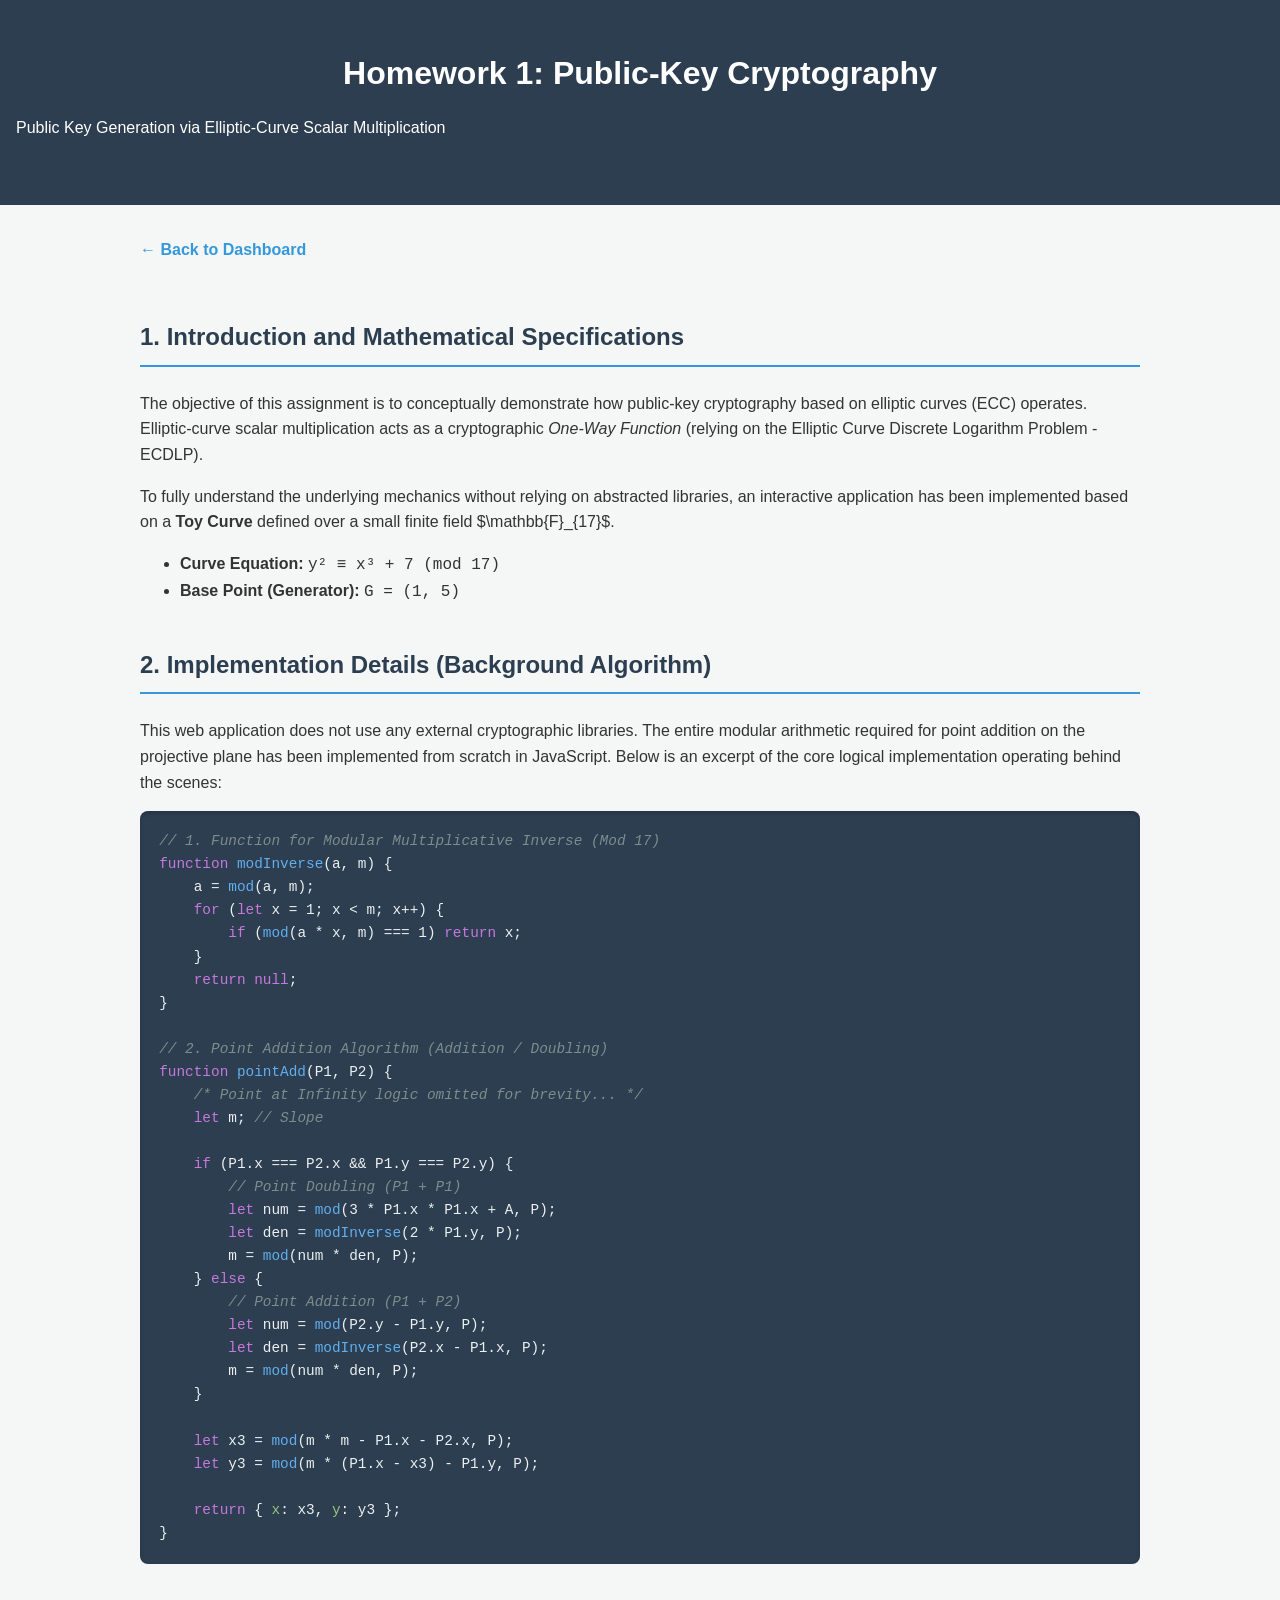
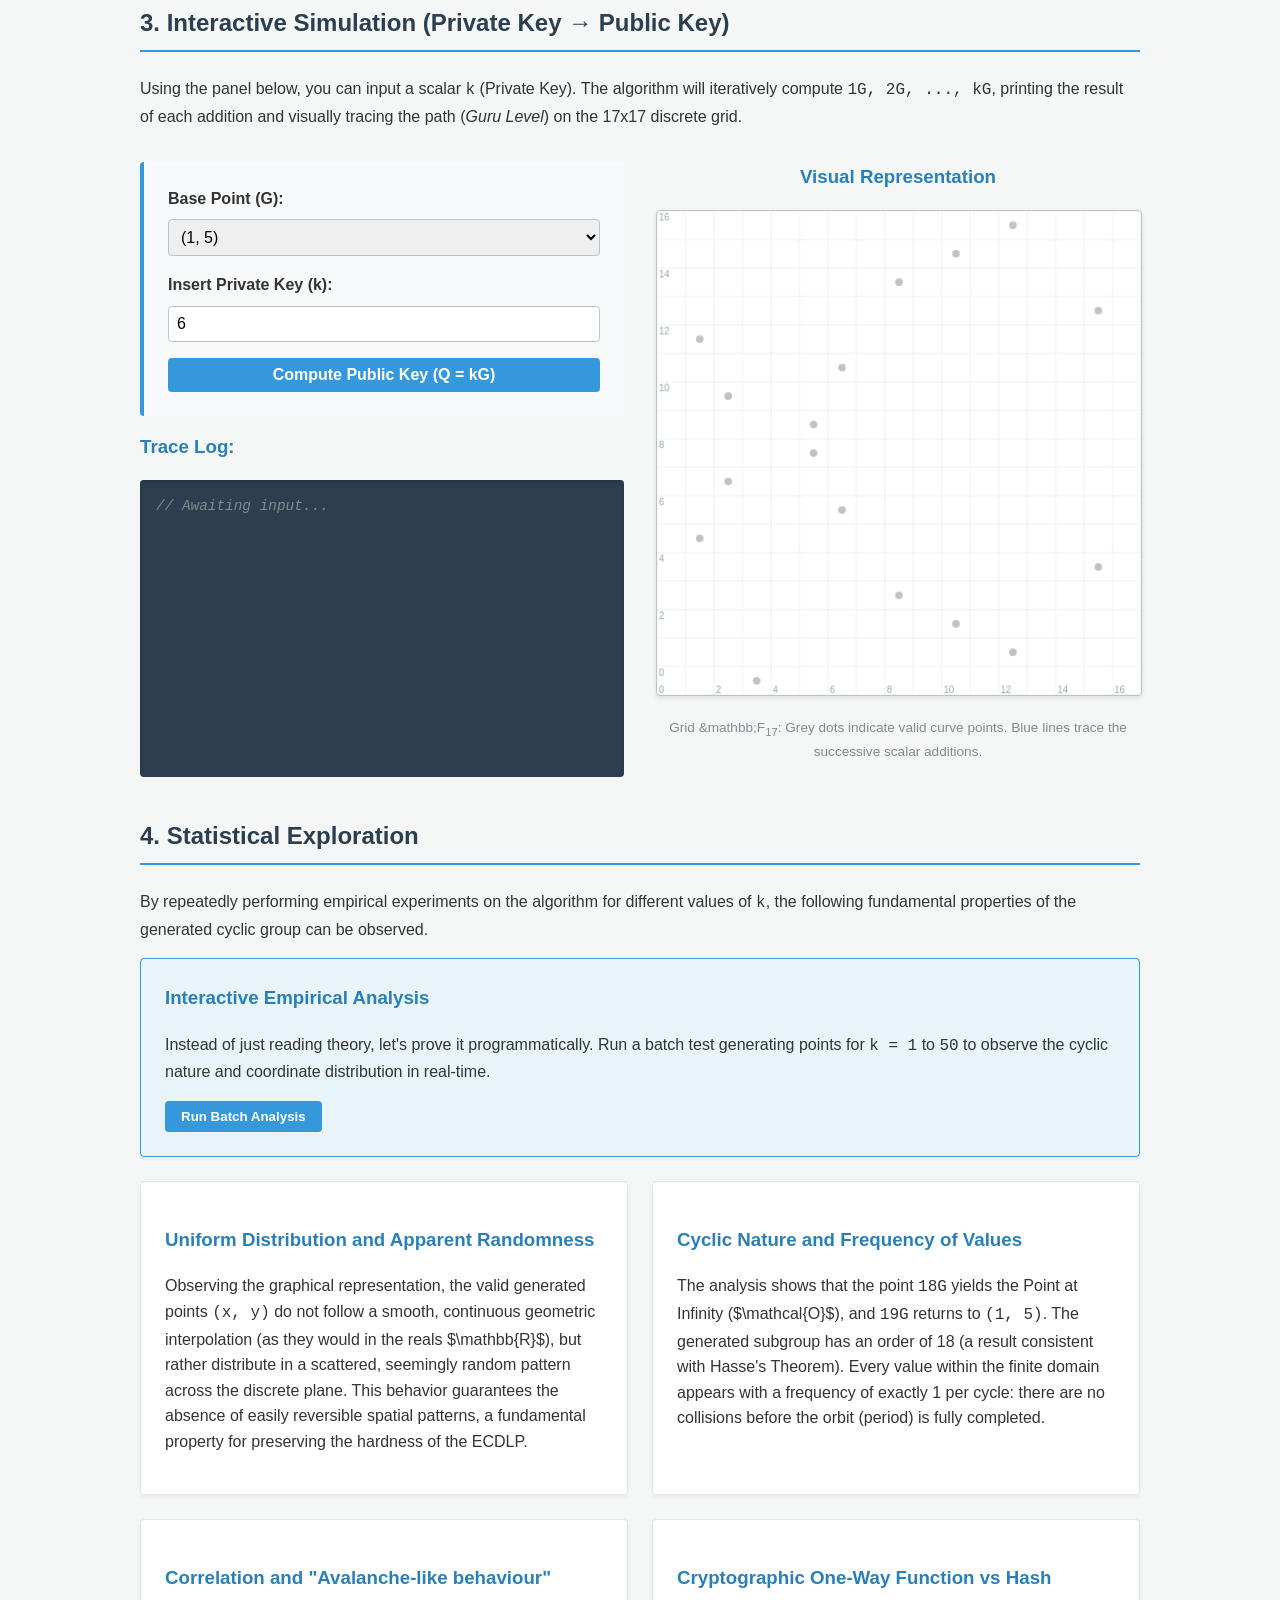
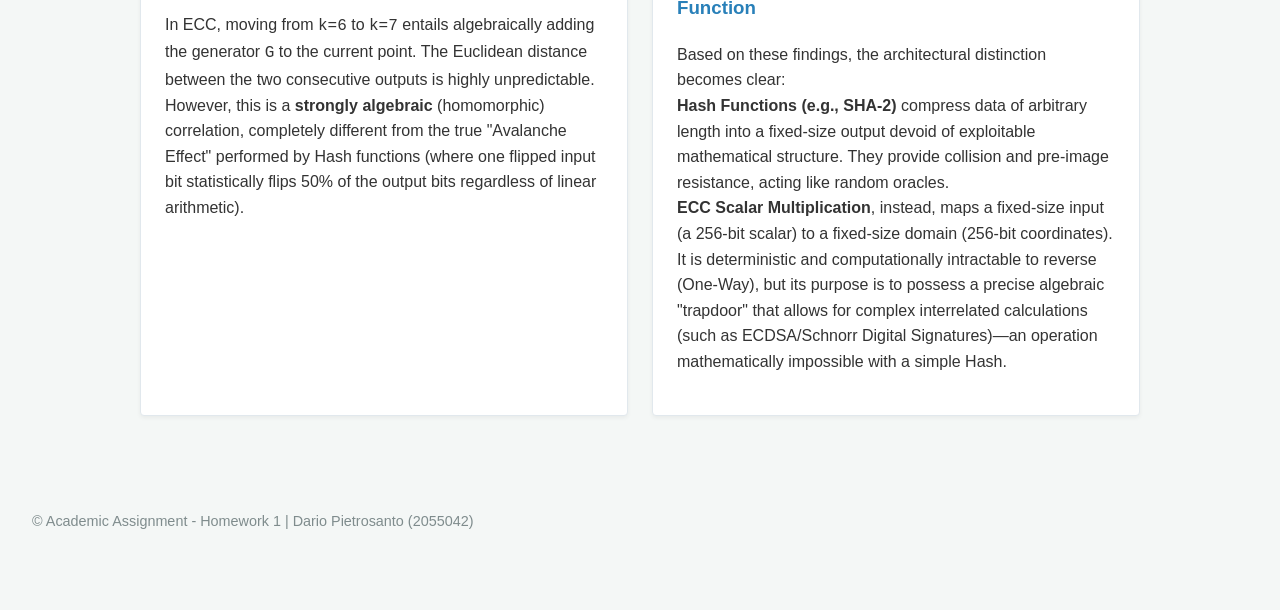
<file: hw1/index.html>
<!DOCTYPE html>
<html lang="en">
<head>
    <meta charset="UTF-8">
    <meta name="viewport" content="width=device-width, initial-scale=1.0">
    <title>HMWK 1: Public-Key Cryptography (Toy Curve)</title>
    <link rel="stylesheet" href="../style.css">
    <style>
        .layout { display: flex; gap: 2rem; flex-wrap: wrap; align-items: stretch; margin-top: 2rem;}
        .controls { flex: 1; min-width: 300px; display: flex; flex-direction: column; }
        .visualization { flex: 1; min-width: 300px; text-align: center; }
        canvas { background: #fff; border: 1px solid #bdc3c7; border-radius: 4px; box-shadow: 0 2px 5px rgba(0,0,0,0.1); width: 100%; max-width: 500px; }
        .log-box { background: #2c3e50; color: #ecf0f1; padding: 1rem; border-radius: 4px; font-family: 'Consolas', monospace; flex-grow: 1; overflow-y: auto; font-size: 0.9rem; line-height: 1.4; box-shadow: inset 0 2px 4px rgba(0,0,0,0.2);}
        .highlight-key { color: #e74c3c; font-weight: bold; font-size: 1.1rem; }
        .input-group { background: #f8f9fa; padding: 1.5rem; border-radius: 4px; border-left: 4px solid #3498db; margin-bottom: 1rem; }
        .input-group input { padding: 0.5rem; width: 80px; margin-right: 1rem; border: 1px solid #bdc3c7; border-radius: 4px; font-size: 1rem; }
        .input-group button { padding: 0.5rem 1rem; background: #3498db; color: white; border: none; border-radius: 4px; cursor: pointer; font-weight: bold; font-size: 1rem; }
        .input-group button:hover { background: #2980b9; }
        .stats-grid { display: grid; grid-template-columns: repeat(auto-fit, minmax(400px, 1fr)); gap: 1.5rem; }
        .stat-card { background: #ffffff; padding: 1.5rem; border-radius: 4px; border: 1px solid #e1e8ed; box-shadow: 0 2px 4px rgba(0,0,0,0.05); }
    </style>
</head>
<body>
    <header>
        <h1>Homework 1: Public-Key Cryptography</h1>
        <p>Public Key Generation via Elliptic-Curve Scalar Multiplication</p>
    </header>

    <main>
        <a href="../index.html" style="display:inline-block; margin-bottom: 1rem; color: #3498db; text-decoration: none; font-weight: bold;">&larr; Back to Dashboard</a>

        <section>
            <h2>1. Introduction and Mathematical Specifications</h2>
            <p>
                The objective of this assignment is to conceptually demonstrate how public-key cryptography based on elliptic curves (ECC) operates. Elliptic-curve scalar multiplication acts as a cryptographic <em>One-Way Function</em> (relying on the Elliptic Curve Discrete Logarithm Problem - ECDLP).
            </p>
            <p>
                To fully understand the underlying mechanics without relying on abstracted libraries, an interactive application has been implemented based on a <strong>Toy Curve</strong> defined over a small finite field $\mathbb{F}_{17}$.
            </p>
            <ul>
                <li><strong>Curve Equation:</strong> <code>y² &equiv; x³ + 7 (mod 17)</code></li>
                <li><strong>Base Point (Generator):</strong> <code>G = (1, 5)</code></li>
            </ul>
        </section>

        <section>
            <h2>2. Implementation Details (Background Algorithm)</h2>
            <p>
                This web application does not use any external cryptographic libraries. The entire modular arithmetic required for point addition on the projective plane has been implemented from scratch in JavaScript.
                Below is an excerpt of the core logical implementation operating behind the scenes:
            </p>
            <pre><code><span class="comment">// 1. Function for Modular Multiplicative Inverse (Mod 17)</span>
<span class="keyword">function</span> <span class="function">modInverse</span>(a, m) {
    a = <span class="function">mod</span>(a, m);
    <span class="keyword">for</span> (<span class="keyword">let</span> x = 1; x &lt; m; x++) {
        <span class="keyword">if</span> (<span class="function">mod</span>(a * x, m) === 1) <span class="keyword">return</span> x;
    }
    <span class="keyword">return null</span>;
}

<span class="comment">// 2. Point Addition Algorithm (Addition / Doubling)</span>
<span class="keyword">function</span> <span class="function">pointAdd</span>(P1, P2) {
    <span class="comment">/* Point at Infinity logic omitted for brevity... */</span>
    <span class="keyword">let</span> m; <span class="comment">// Slope</span>

    <span class="keyword">if</span> (P1.x === P2.x && P1.y === P2.y) {
        <span class="comment">// Point Doubling (P1 + P1)</span>
        <span class="keyword">let</span> num = <span class="function">mod</span>(3 * P1.x * P1.x + A, P);
        <span class="keyword">let</span> den = <span class="function">modInverse</span>(2 * P1.y, P);
        m = <span class="function">mod</span>(num * den, P);
    } <span class="keyword">else</span> {
        <span class="comment">// Point Addition (P1 + P2)</span>
        <span class="keyword">let</span> num = <span class="function">mod</span>(P2.y - P1.y, P);
        <span class="keyword">let</span> den = <span class="function">modInverse</span>(P2.x - P1.x, P);
        m = <span class="function">mod</span>(num * den, P);
    }

    <span class="keyword">let</span> x3 = <span class="function">mod</span>(m * m - P1.x - P2.x, P);
    <span class="keyword">let</span> y3 = <span class="function">mod</span>(m * (P1.x - x3) - P1.y, P);
    
    <span class="keyword">return</span> { <span class="string">x</span>: x3, <span class="string">y</span>: y3 };
}</code></pre>
        </section>

        <section>
            <h2>3. Interactive Simulation (Private Key &rarr; Public Key)</h2>
            <p>
                Using the panel below, you can input a scalar <code>k</code> (Private Key). 
                The algorithm will iteratively compute <code>1G, 2G, ..., kG</code>, printing the result of each addition and visually tracing the path (<em>Guru Level</em>) on the 17x17 discrete grid.
            </p>
            <div class="layout">
                <div class="controls">
                    <div class="input-group">
                        <label for="basePointInput" style="display:block; font-weight:bold; margin-bottom:0.5rem;">Base Point (G):</label>
                        <select id="basePointInput" style="margin-bottom: 1rem; width: 100%; padding: 0.5rem; border: 1px solid #bdc3c7; border-radius: 4px; font-size: 1rem;">
                            <!-- Popolato dinamicamente da JS -->
                        </select>

                        <label for="privateKeyInput" style="display:block; font-weight:bold; margin-bottom:0.5rem;">Insert Private Key (k):</label>
                        <input type="number" id="privateKeyInput" value="6" min="1" max="18" style="width: 100%; box-sizing: border-box; margin-bottom: 1rem;">
                        <button id="computeBtn" style="width: 100%;">Compute Public Key (Q = kG)</button>
                    </div>
                    
                    <h3 style="margin-top: 0;">Trace Log:</h3>
                    <div class="log-box" id="logBox">
                        <span class="comment">// Awaiting input...</span>
                    </div>
                </div>

                <div class="visualization">
                    <h3 style="margin-top: 0;">Visual Representation</h3>
                    <canvas id="curveCanvas" width="510" height="510"></canvas>
                    <p style="font-size: 0.85rem; color: #7f8c8d; text-align:center;">
                        Grid &mathbb;F<sub>17</sub>: Grey dots indicate valid curve points. Blue lines trace the successive scalar additions.
                    </p>
                </div>
            </div>
        </section>

        <section>
            <h2>4. Statistical Exploration</h2>
            <p>By repeatedly performing empirical experiments on the algorithm for different values of <code>k</code>, the following fundamental properties of the generated cyclic group can be observed.</p>

            <div class="stats-grid">
                <div class="stat-card" style="grid-column: 1 / -1; background: #e8f4f8; border-color: #3498db;">
                    <h3 style="color: #2980b9; margin-top: 0;">Interactive Empirical Analysis</h3>
                    <p>Instead of just reading theory, let's prove it programmatically. Run a batch test generating points for <code>k = 1</code> to <code>50</code> to observe the cyclic nature and coordinate distribution in real-time.</p>
                    <button id="runStatsBtn" style="padding: 0.5rem 1rem; background: #3498db; color: white; border: none; border-radius: 4px; cursor: pointer; font-weight: bold;">Run Batch Analysis</button>
                    
                    <div id="statsResults" style="display: none; margin-top: 1rem; padding: 1rem; background: #fff; border: 1px solid #bdc3c7; border-radius: 4px;">
                        <strong>Group Order (Cycle Length):</strong> <span id="statOrder">-</span><br>
                        <strong>Unique Points Found:</strong> <span id="statUnique">-</span><br>
                        <hr style="margin: 1rem 0; border: 0; border-top: 1px solid #eee;">
                        <strong>X-Coordinate Distribution:</strong>
                        <pre id="statDistX" style="background: transparent; color: #333; padding: 0; box-shadow: none; font-size: 0.8rem;"></pre>
                    </div>
                </div>

                <div class="stat-card">
                    <h3>Uniform Distribution and Apparent Randomness</h3>
                    <p>Observing the graphical representation, the valid generated points <code>(x, y)</code> do not follow a smooth, continuous geometric interpolation (as they would in the reals $\mathbb{R}$), but rather distribute in a scattered, seemingly random pattern across the discrete plane. This behavior guarantees the absence of easily reversible spatial patterns, a fundamental property for preserving the hardness of the ECDLP.</p>
                </div>
                
                <div class="stat-card">
                    <h3>Cyclic Nature and Frequency of Values</h3>
                    <p>The analysis shows that the point <code>18G</code> yields the Point at Infinity ($\mathcal{O}$), and <code>19G</code> returns to <code>(1, 5)</code>. The generated subgroup has an order of 18 (a result consistent with Hasse's Theorem). Every value within the finite domain appears with a frequency of exactly 1 per cycle: there are no collisions before the orbit (period) is fully completed.</p>
                </div>

                <div class="stat-card">
                    <h3>Correlation and "Avalanche-like behaviour"</h3>
                    <p>In ECC, moving from <code>k=6</code> to <code>k=7</code> entails algebraically adding the generator <code>G</code> to the current point. The Euclidean distance between the two consecutive outputs is highly unpredictable. However, this is a <strong>strongly algebraic</strong> (homomorphic) correlation, completely different from the true "Avalanche Effect" performed by Hash functions (where one flipped input bit statistically flips 50% of the output bits regardless of linear arithmetic).</p>
                </div>

                <div class="stat-card">
                    <h3>Cryptographic One-Way Function vs Hash Function</h3>
                    <p>Based on these findings, the architectural distinction becomes clear:<br>
                    <strong>Hash Functions (e.g., SHA-2)</strong> compress data of arbitrary length into a fixed-size output devoid of exploitable mathematical structure. They provide collision and pre-image resistance, acting like random oracles.<br>
                    <strong>ECC Scalar Multiplication</strong>, instead, maps a fixed-size input (a 256-bit scalar) to a fixed-size domain (256-bit coordinates). It is deterministic and computationally intractable to reverse (One-Way), but its purpose is to possess a precise algebraic "trapdoor" that allows for complex interrelated calculations (such as ECDSA/Schnorr Digital Signatures)—an operation mathematically impossible with a simple Hash.</p>
                </div>
            </div>
        </section>
    </main>

    <footer>
        <p>&copy; Academic Assignment - Homework 1 | Dario Pietrosanto (2055042)</p>
    </footer>

    <script src="script.js?v=2"></script>
</body>
</html>
</file>
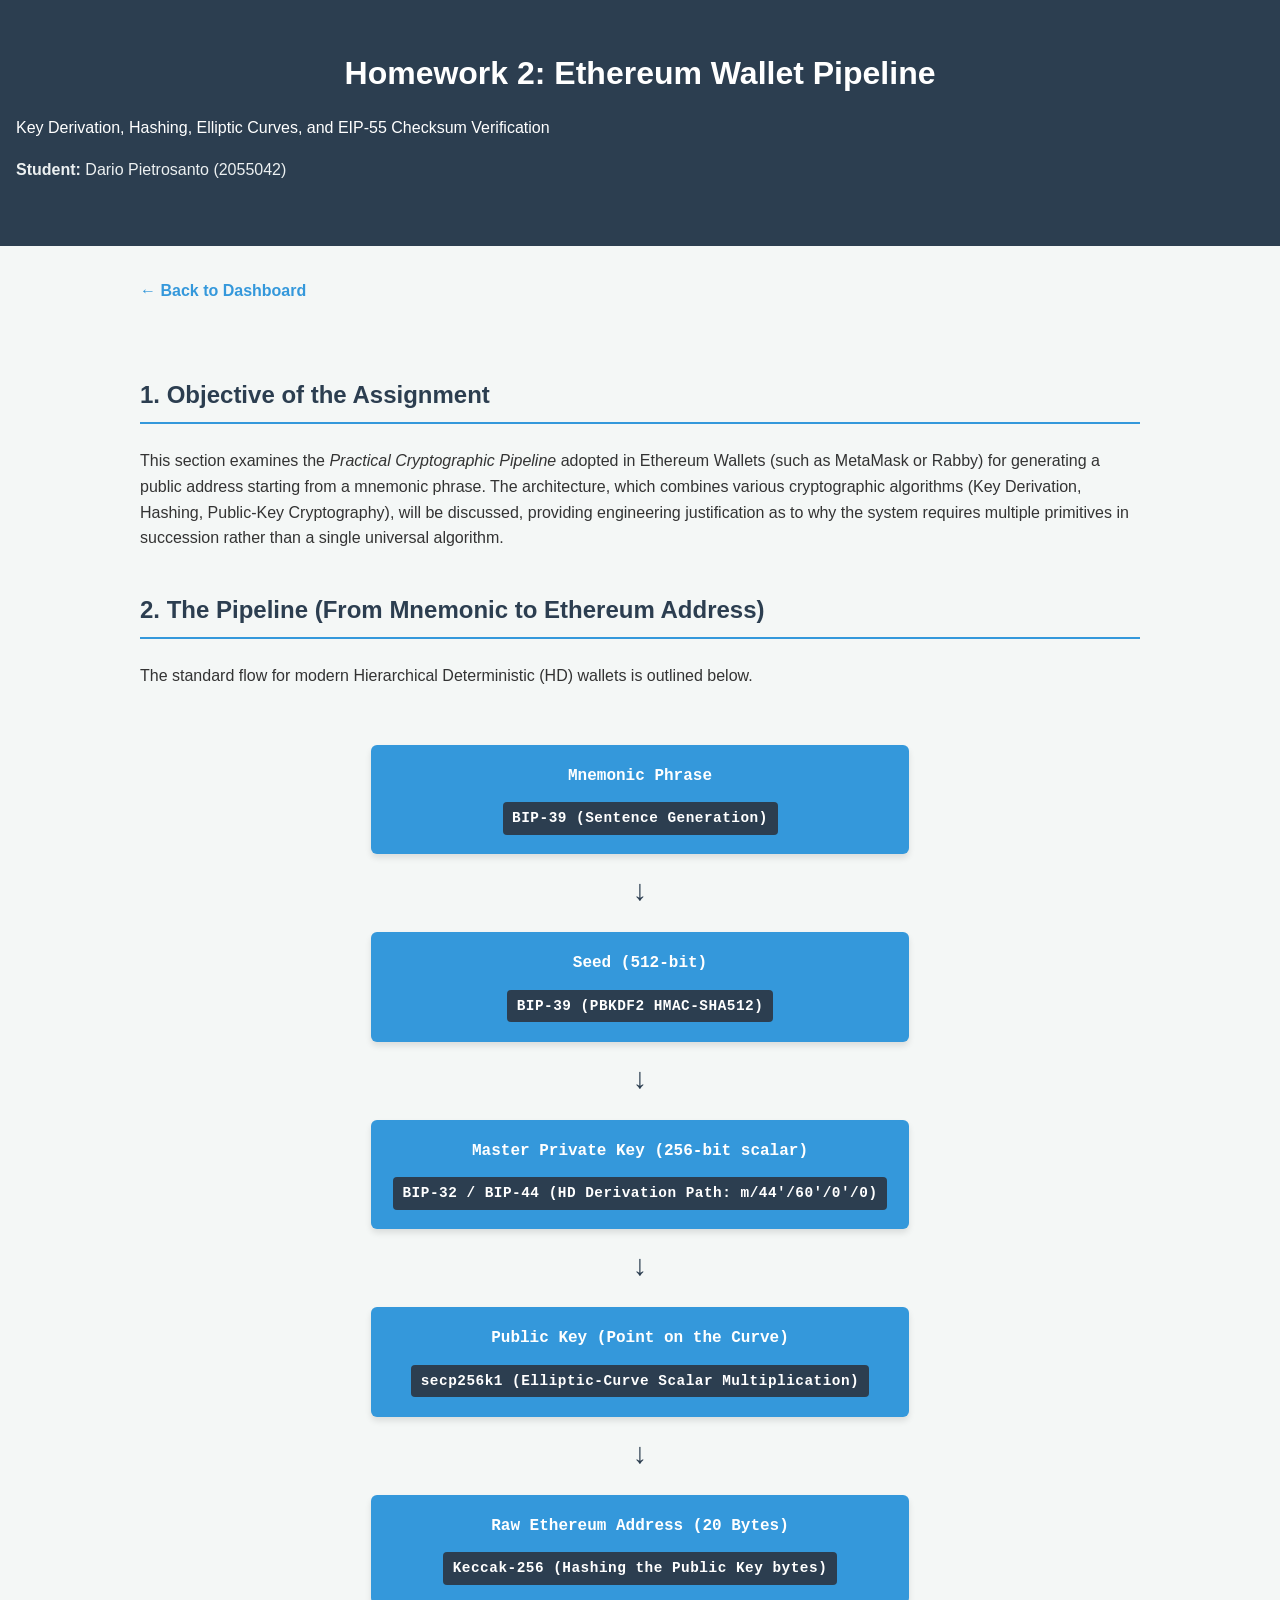
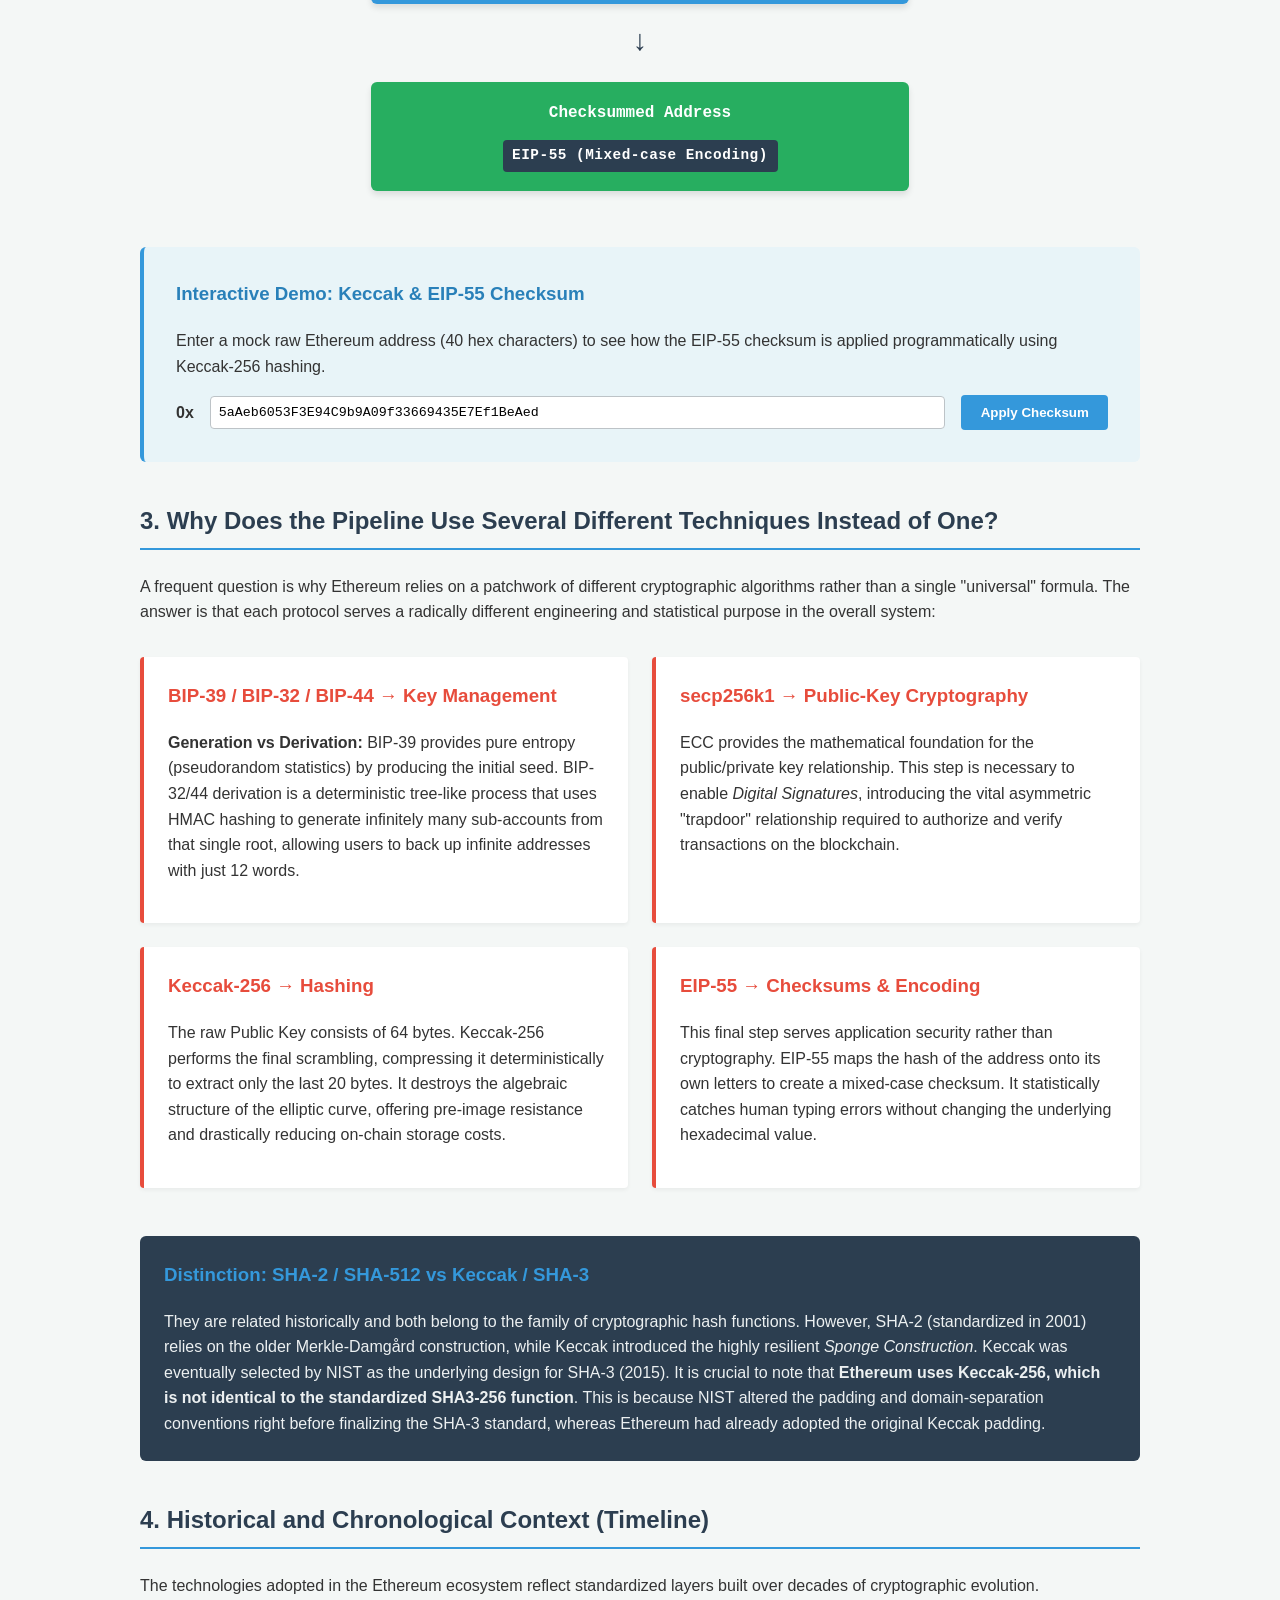
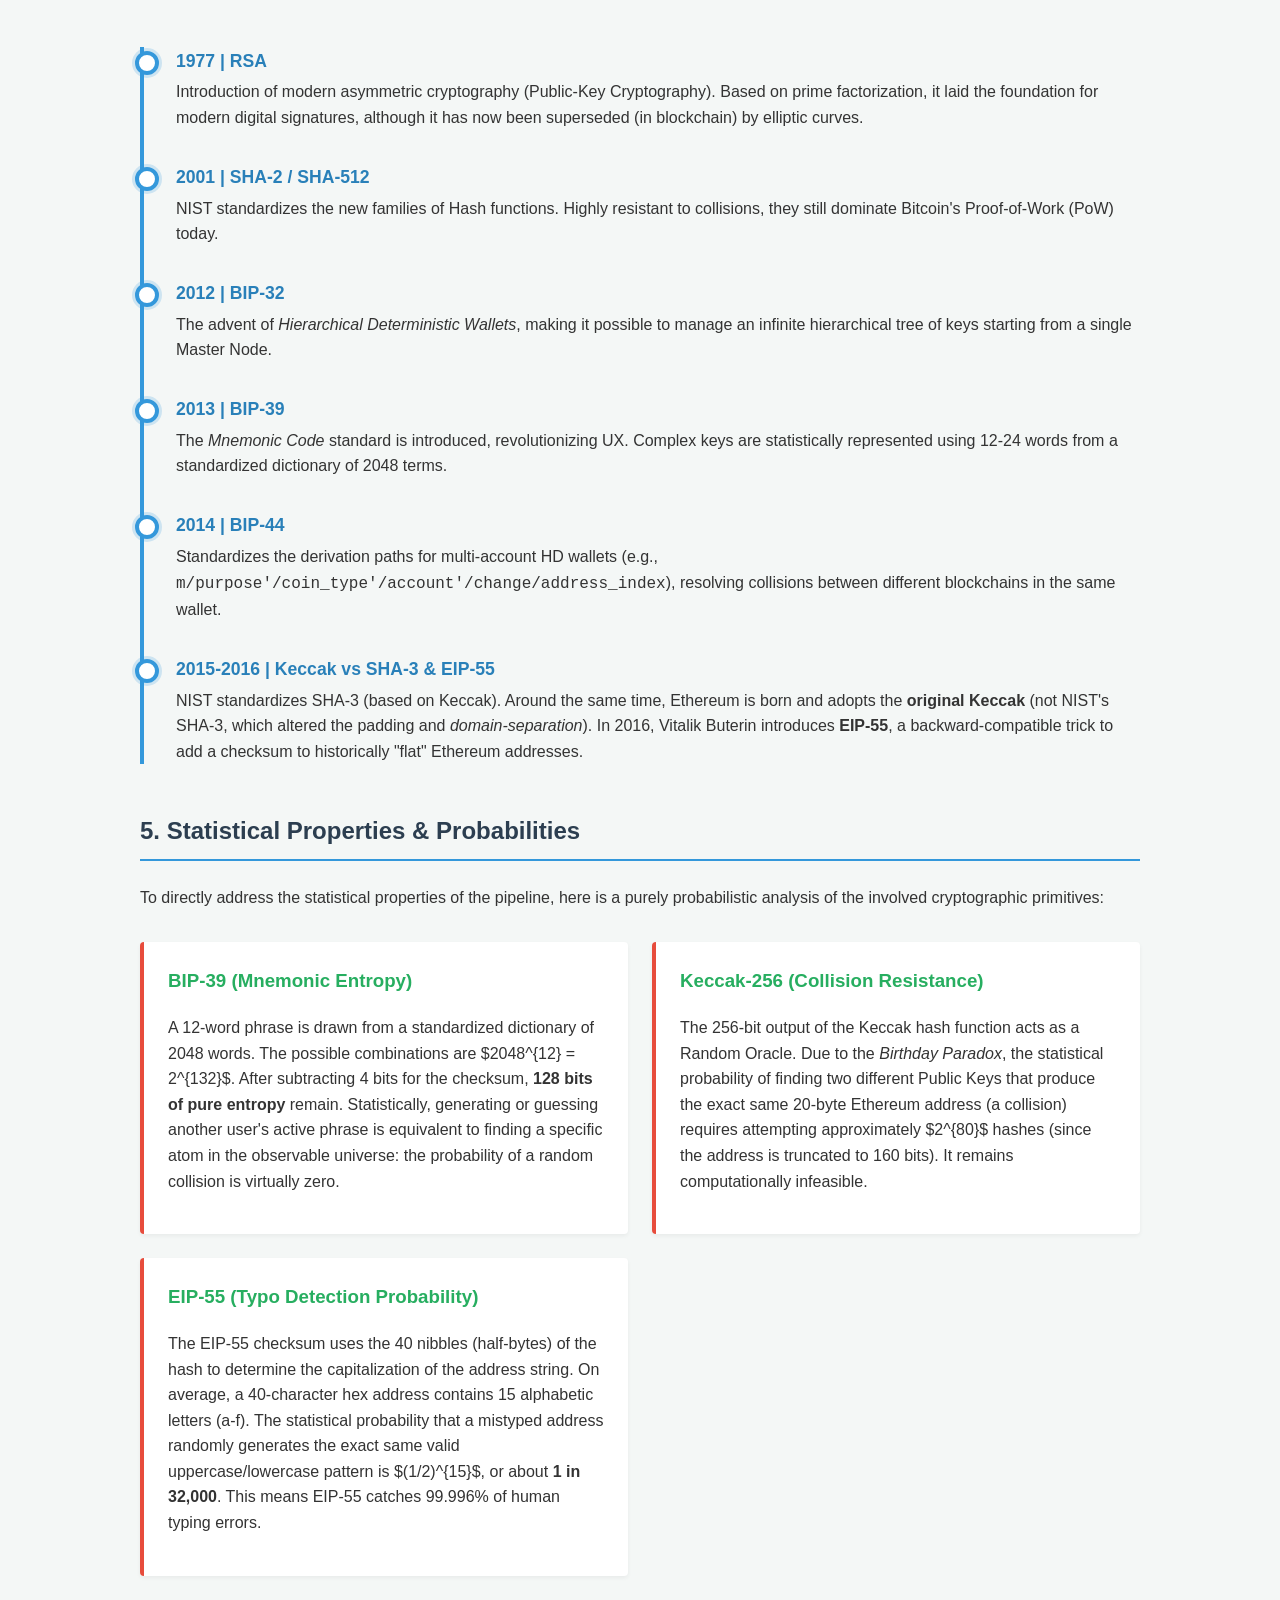
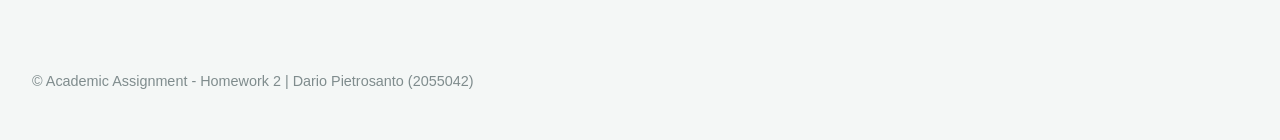
<file: hw2/index.html>
<!DOCTYPE html>
<html lang="en">
<head>
    <meta charset="UTF-8">
    <meta name="viewport" content="width=device-width, initial-scale=1.0">
    <title>HMWK 2: Ethereum Wallet Pipeline</title>
    <link rel="stylesheet" href="../style.css">
    <style>
        .pipeline-container { display: flex; flex-direction: column; align-items: center; margin: 3rem 0; font-family: 'Consolas', monospace; }
        .pipeline-step { background: #3498db; color: white; padding: 1.2rem; border-radius: 6px; margin: 0.5rem; text-align: center; width: 100%; max-width: 500px; font-weight: bold; box-shadow: 0 4px 6px rgba(0,0,0,0.1); }
        .arrow { font-size: 1.8rem; color: #2c3e50; margin: 0.5rem 0; }
        .tech-box { font-size: 0.9rem; background: #2c3e50; display: inline-block; padding: 0.3rem 0.6rem; border-radius: 4px; margin-top: 0.8rem; letter-spacing: 0.5px;}
        .timeline { border-left: 4px solid #3498db; padding-left: 2rem; margin: 3rem 0; position: relative; }
        .timeline-item { margin-bottom: 2rem; position: relative; }
        .timeline-item::before { content: ''; position: absolute; left: -41px; top: 4px; width: 16px; height: 16px; background: #fff; border: 4px solid #3498db; border-radius: 50%; box-shadow: 0 0 0 3px rgba(52,152,219,0.2); }
        .date { font-weight: bold; color: #2980b9; font-size: 1.1rem; display: block; margin-bottom: 0.3rem;}
        .concept-grid { display: grid; grid-template-columns: repeat(auto-fit, minmax(400px, 1fr)); gap: 1.5rem; margin-top: 2rem; }
        .concept-card { background: #fff; padding: 1.5rem; border-left: 4px solid #e74c3c; border-radius: 4px; box-shadow: 0 2px 4px rgba(0,0,0,0.05); }
    </style>
</head>
<body>
    <header>
        <h1>Homework 2: Ethereum Wallet Pipeline</h1>
        <p>Key Derivation, Hashing, Elliptic Curves, and EIP-55 Checksum Verification</p>
        <p style="margin-top: 0.5rem; font-size: 1rem; color: #ecf0f1;"><strong>Student:</strong> Dario Pietrosanto (2055042)</p>
    </header>

    <main>
        <a href="../index.html" style="display:inline-block; margin-bottom: 2rem; color: #3498db; text-decoration: none; font-weight: bold;">&larr; Back to Dashboard</a>

        <section>
            <h2>1. Objective of the Assignment</h2>
            <p>
                This section examines the <em>Practical Cryptographic Pipeline</em> adopted in Ethereum Wallets (such as MetaMask or Rabby) for generating a public address starting from a mnemonic phrase. The architecture, which combines various cryptographic algorithms (Key Derivation, Hashing, Public-Key Cryptography), will be discussed, providing engineering justification as to why the system requires multiple primitives in succession rather than a single universal algorithm.
            </p>
        </section>

        <section>
            <h2>2. The Pipeline (From Mnemonic to Ethereum Address)</h2>
            <p>The standard flow for modern Hierarchical Deterministic (HD) wallets is outlined below.</p>
            
            <div class="pipeline-container">
                <div class="pipeline-step">
                    Mnemonic Phrase
                    <br><span class="tech-box">BIP-39 (Sentence Generation)</span>
                </div>
                <div class="arrow">&darr;</div>
                
                <div class="pipeline-step">
                    Seed (512-bit)
                    <br><span class="tech-box">BIP-39 (PBKDF2 HMAC-SHA512)</span>
                </div>
                <div class="arrow">&darr;</div>
                
                <div class="pipeline-step">
                    Master Private Key (256-bit scalar)
                    <br><span class="tech-box">BIP-32 / BIP-44 (HD Derivation Path: m/44'/60'/0'/0)</span>
                </div>
                <div class="arrow">&darr;</div>
                
                <div class="pipeline-step">
                    Public Key (Point on the Curve)
                    <br><span class="tech-box">secp256k1 (Elliptic-Curve Scalar Multiplication)</span>
                </div>
                <div class="arrow">&darr;</div>
                
                <div class="pipeline-step">
                    Raw Ethereum Address (20 Bytes)
                    <br><span class="tech-box">Keccak-256 (Hashing the Public Key bytes)</span>
                </div>
                <div class="arrow">&darr;</div>
                
                <div class="pipeline-step" style="background:#27ae60;">
                    Checksummed Address
                    <br><span class="tech-box">EIP-55 (Mixed-case Encoding)</span>
                </div>
            </div>
            
            <div style="background: #e8f4f8; padding: 2rem; border-radius: 6px; border-left: 4px solid #3498db; margin-top: 2rem;">
                <h3 style="color: #2980b9; margin-top: 0;">Interactive Demo: Keccak & EIP-55 Checksum</h3>
                <p>Enter a mock raw Ethereum address (40 hex characters) to see how the EIP-55 checksum is applied programmatically using Keccak-256 hashing.</p>
                
                <div style="display: flex; gap: 1rem; align-items: center; flex-wrap: wrap;">
                    <strong>0x</strong>
                    <input type="text" id="rawAddress" value="5aAeb6053F3E94C9b9A09f33669435E7Ef1BeAed" style="flex: 1; padding: 0.5rem; font-family: monospace; border: 1px solid #bdc3c7; border-radius: 4px;" maxlength="40">
                    <button id="checksumBtn" style="padding: 0.6rem 1.2rem; background: #3498db; color: white; border: none; border-radius: 4px; cursor: pointer; font-weight: bold;">Apply Checksum</button>
                </div>
                
                <div id="demoOutput" style="display:none; margin-top: 1.5rem; background: #fff; padding: 1.5rem; border-radius: 4px; box-shadow: inset 0 2px 4px rgba(0,0,0,0.05); font-family: monospace;">
                    <div><strong>Input (Lowercase):</strong> <span id="outLower"></span></div>
                    <div style="margin-top: 0.5rem;"><strong>Keccak-256 Hash:</strong> <span id="outHash" style="color: #7f8c8d; font-size: 0.85rem;"></span></div>
                    <div style="margin-top: 1rem; font-size: 1.2rem;"><strong>Final Checksum (EIP-55):</strong> 0x<span id="outFinal" style="color: #27ae60; font-weight: bold;"></span></div>
                </div>
            </div>
        </section>

        <section>
            <h2>3. Why Does the Pipeline Use Several Different Techniques Instead of One?</h2>
            <p>A frequent question is why Ethereum relies on a patchwork of different cryptographic algorithms rather than a single "universal" formula. The answer is that each protocol serves a radically different engineering and statistical purpose in the overall system:</p>

            <div class="concept-grid">
                <div class="concept-card">
                    <h3 style="margin-top:0; color:#e74c3c;">BIP-39 / BIP-32 / BIP-44 &rarr; Key Management</h3>
                    <p><strong>Generation vs Derivation:</strong> BIP-39 provides pure entropy (pseudorandom statistics) by producing the initial seed. BIP-32/44 derivation is a deterministic tree-like process that uses HMAC hashing to generate infinitely many sub-accounts from that single root, allowing users to back up infinite addresses with just 12 words.</p>
                </div>
                
                <div class="concept-card">
                    <h3 style="margin-top:0; color:#e74c3c;">secp256k1 &rarr; Public-Key Cryptography</h3>
                    <p>ECC provides the mathematical foundation for the public/private key relationship. This step is necessary to enable <em>Digital Signatures</em>, introducing the vital asymmetric "trapdoor" relationship required to authorize and verify transactions on the blockchain.</p>
                </div>

                <div class="concept-card">
                    <h3 style="margin-top:0; color:#e74c3c;">Keccak-256 &rarr; Hashing</h3>
                    <p>The raw Public Key consists of 64 bytes. Keccak-256 performs the final scrambling, compressing it deterministically to extract only the last 20 bytes. It destroys the algebraic structure of the elliptic curve, offering pre-image resistance and drastically reducing on-chain storage costs.</p>
                </div>

                <div class="concept-card">
                    <h3 style="margin-top:0; color:#e74c3c;">EIP-55 &rarr; Checksums & Encoding</h3>
                    <p>This final step serves application security rather than cryptography. EIP-55 maps the hash of the address onto its own letters to create a mixed-case checksum. It statistically catches human typing errors without changing the underlying hexadecimal value.</p>
                </div>
            </div>
            
            <div style="margin-top: 3rem; background: #2c3e50; color: #ecf0f1; padding: 1.5rem; border-radius: 6px;">
                <h3 style="margin-top: 0; color: #3498db;">Distinction: SHA-2 / SHA-512 vs Keccak / SHA-3</h3>
                <p style="margin-bottom: 0;">They are related historically and both belong to the family of cryptographic hash functions. However, SHA-2 (standardized in 2001) relies on the older Merkle-Damgård construction, while Keccak introduced the highly resilient <em>Sponge Construction</em>. Keccak was eventually selected by NIST as the underlying design for SHA-3 (2015). It is crucial to note that <strong>Ethereum uses Keccak-256, which is not identical to the standardized SHA3-256 function</strong>. This is because NIST altered the padding and domain-separation conventions right before finalizing the SHA-3 standard, whereas Ethereum had already adopted the original Keccak padding.</p>
            </div>
        </section>

        <section>
            <h2>4. Historical and Chronological Context (Timeline)</h2>
            <p>The technologies adopted in the Ethereum ecosystem reflect standardized layers built over decades of cryptographic evolution.</p>

            <div class="timeline">
                <div class="timeline-item">
                    <span class="date">1977 | RSA</span>
                    Introduction of modern asymmetric cryptography (Public-Key Cryptography). Based on prime factorization, it laid the foundation for modern digital signatures, although it has now been superseded (in blockchain) by elliptic curves.
                </div>
                <div class="timeline-item">
                    <span class="date">2001 | SHA-2 / SHA-512</span>
                    NIST standardizes the new families of Hash functions. Highly resistant to collisions, they still dominate Bitcoin's Proof-of-Work (PoW) today.
                </div>
                <div class="timeline-item">
                    <span class="date">2012 | BIP-32</span>
                    The advent of <em>Hierarchical Deterministic Wallets</em>, making it possible to manage an infinite hierarchical tree of keys starting from a single Master Node.
                </div>
                <div class="timeline-item">
                    <span class="date">2013 | BIP-39</span>
                    The <em>Mnemonic Code</em> standard is introduced, revolutionizing UX. Complex keys are statistically represented using 12-24 words from a standardized dictionary of 2048 terms.
                </div>
                <div class="timeline-item">
                    <span class="date">2014 | BIP-44</span>
                    Standardizes the derivation paths for multi-account HD wallets (e.g., <code>m/purpose'/coin_type'/account'/change/address_index</code>), resolving collisions between different blockchains in the same wallet.
                </div>
                <div class="timeline-item">
                    <span class="date">2015-2016 | Keccak vs SHA-3 & EIP-55</span>
                    NIST standardizes SHA-3 (based on Keccak). Around the same time, Ethereum is born and adopts the <strong>original Keccak</strong> (not NIST's SHA-3, which altered the padding and <em>domain-separation</em>). In 2016, Vitalik Buterin introduces <strong>EIP-55</strong>, a backward-compatible trick to add a checksum to historically "flat" Ethereum addresses.
                </div>
            </div>
        </section>
        <section>
            <h2>5. Statistical Properties & Probabilities</h2>
            <p>To directly address the statistical properties of the pipeline, here is a purely probabilistic analysis of the involved cryptographic primitives:</p>

            <div class="concept-grid">
                <div class="concept-card">
                    <h3 style="margin-top:0; color:#27ae60;">BIP-39 (Mnemonic Entropy)</h3>
                    <p>A 12-word phrase is drawn from a standardized dictionary of 2048 words. The possible combinations are $2048^{12} = 2^{132}$. After subtracting 4 bits for the checksum, <strong>128 bits of pure entropy</strong> remain. Statistically, generating or guessing another user's active phrase is equivalent to finding a specific atom in the observable universe: the probability of a random collision is virtually zero.</p>
                </div>
                
                <div class="concept-card">
                    <h3 style="margin-top:0; color:#27ae60;">Keccak-256 (Collision Resistance)</h3>
                    <p>The 256-bit output of the Keccak hash function acts as a Random Oracle. Due to the <em>Birthday Paradox</em>, the statistical probability of finding two different Public Keys that produce the exact same 20-byte Ethereum address (a collision) requires attempting approximately $2^{80}$ hashes (since the address is truncated to 160 bits). It remains computationally infeasible.</p>
                </div>

                <div class="concept-card">
                    <h3 style="margin-top:0; color:#27ae60;">EIP-55 (Typo Detection Probability)</h3>
                    <p>The EIP-55 checksum uses the 40 nibbles (half-bytes) of the hash to determine the capitalization of the address string. On average, a 40-character hex address contains 15 alphabetic letters (a-f). The statistical probability that a mistyped address randomly generates the exact same valid uppercase/lowercase pattern is $(1/2)^{15}$, or about <strong>1 in 32,000</strong>. This means EIP-55 catches 99.996% of human typing errors.</p>
                </div>
            </div>
        </section>
    </main>

    <footer>
        <p>&copy; Academic Assignment - Homework 2 | Dario Pietrosanto (2055042)</p>
    </footer>

    <script type="module" src="script.js?v=2"></script>
</body>
</html>
</file>
<file: style.css>
:root {
    --primary-color: #2c3e50;
    --accent-color: #3498db;
    --bg-color: #f4f7f6;
    --card-bg: #ffffff;
    --text-color: #333333;
    --border-radius: 8px;
}

body {
    font-family: 'Segoe UI', Tahoma, Geneva, Verdana, sans-serif;
    background-color: var(--bg-color);
    color: var(--text-color);
    line-height: 1.6;
    margin: 0;
    padding: 0;
}

header {
    background-color: var(--primary-color);
    color: white;
    padding: 3rem 1rem;
    text-align: center;
}

header h1 {
    margin: 0 0 10px 0;
}

main {
    max-width: 1000px;
    margin: 2rem auto;
    padding: 0 1.5rem;
}

h2 {
    color: var(--primary-color);
    border-bottom: 2px solid var(--accent-color);
    padding-bottom: 0.5rem;
    margin-top: 2.5rem;
    margin-bottom: 1.5rem;
}

h3 {
    color: #2980b9;
}

p {
    text-align: left;
    line-height: 1.6;
    word-break: normal;
    overflow-wrap: break-word;
}

/* Global Responsive Tables & Wrappers */
.table-responsive-wrapper,
.table-scroll-container {
    width: 100%;
    overflow-x: auto;
    -webkit-overflow-scrolling: touch;
    margin: 1rem 0;
    box-sizing: border-box;
}

.comparison-table {
    width: 100%;
    min-width: 550px;
    border-collapse: collapse;
    margin-top: 1rem;
    font-size: 0.92rem;
}

.comparison-table th, .comparison-table td {
    border: 1px solid #dce4ec;
    padding: 0.75rem 0.8rem;
    text-align: left;
    vertical-align: top;
    word-break: normal;
}

.comparison-table th {
    background: #2c3e50;
    color: #ffffff;
    font-weight: 600;
}

.comparison-table tr:nth-child(even) {
    background: #f8f9fa;
}

/* KaTeX Responsive Equation Safeguards */
.katex-display {
    overflow-x: auto !important;
    overflow-y: hidden !important;
    padding: 0.6rem 0.2rem !important;
    margin: 0.8rem 0 !important;
    max-width: 100% !important;
    -webkit-overflow-scrolling: touch;
}

.katex {
    max-width: 100%;
    white-space: normal;
}

/* Griglia per la Home */
.hw-grid {
    display: grid;
    grid-template-columns: repeat(auto-fit, minmax(300px, 1fr));
    gap: 1.5rem;
}

.hw-card {
    background: var(--card-bg);
    padding: 1.5rem;
    border-radius: var(--border-radius);
    box-shadow: 0 4px 6px rgba(0,0,0,0.05);
    text-decoration: none;
    color: inherit;
    border: 1px solid #e1e8ed;
    transition: transform 0.2s, box-shadow 0.2s;
    display: flex;
    flex-direction: column;
}

.hw-card:hover:not(.disabled) {
    transform: translateY(-5px);
    box-shadow: 0 8px 15px rgba(0,0,0,0.1);
    border-color: var(--accent-color);
}

.hw-card h3 {
    margin-top: 0;
    color: #2980b9;
}

.hw-card p {
    flex-grow: 1;
    font-size: 0.95rem;
}

.hw-card.disabled {
    opacity: 0.6;
    cursor: not-allowed;
}

.status {
    display: inline-block;
    padding: 0.3rem 0.8rem;
    border-radius: 20px;
    font-size: 0.85rem;
    font-weight: bold;
    text-align: center;
    margin-top: 1rem;
}

.status.completed {
    background-color: #d4efdf;
    color: #27ae60;
}

/* Stili specifici per i blocchi di codice (Spiegazione Prof) */
pre {
    background-color: #2c3e50;
    color: #ecf0f1;
    padding: 1.2rem;
    border-radius: var(--border-radius);
    overflow-x: auto;
    font-size: 0.9rem;
    box-shadow: inset 0 2px 4px rgba(0,0,0,0.2);
}

code {
    font-family: 'Consolas', 'Courier New', Courier, monospace;
}

.keyword { color: #c678dd; }
.function { color: #61afef; }
.comment { color: #7f8c8d; font-style: italic; }
.string { color: #98c379; }
.number { color: #d19a66; }

footer {
    text-align: center;
    padding: 2rem;
    color: #7f8c8d;
    font-size: 0.9rem;
    margin-top: 3rem;
}
</file>
